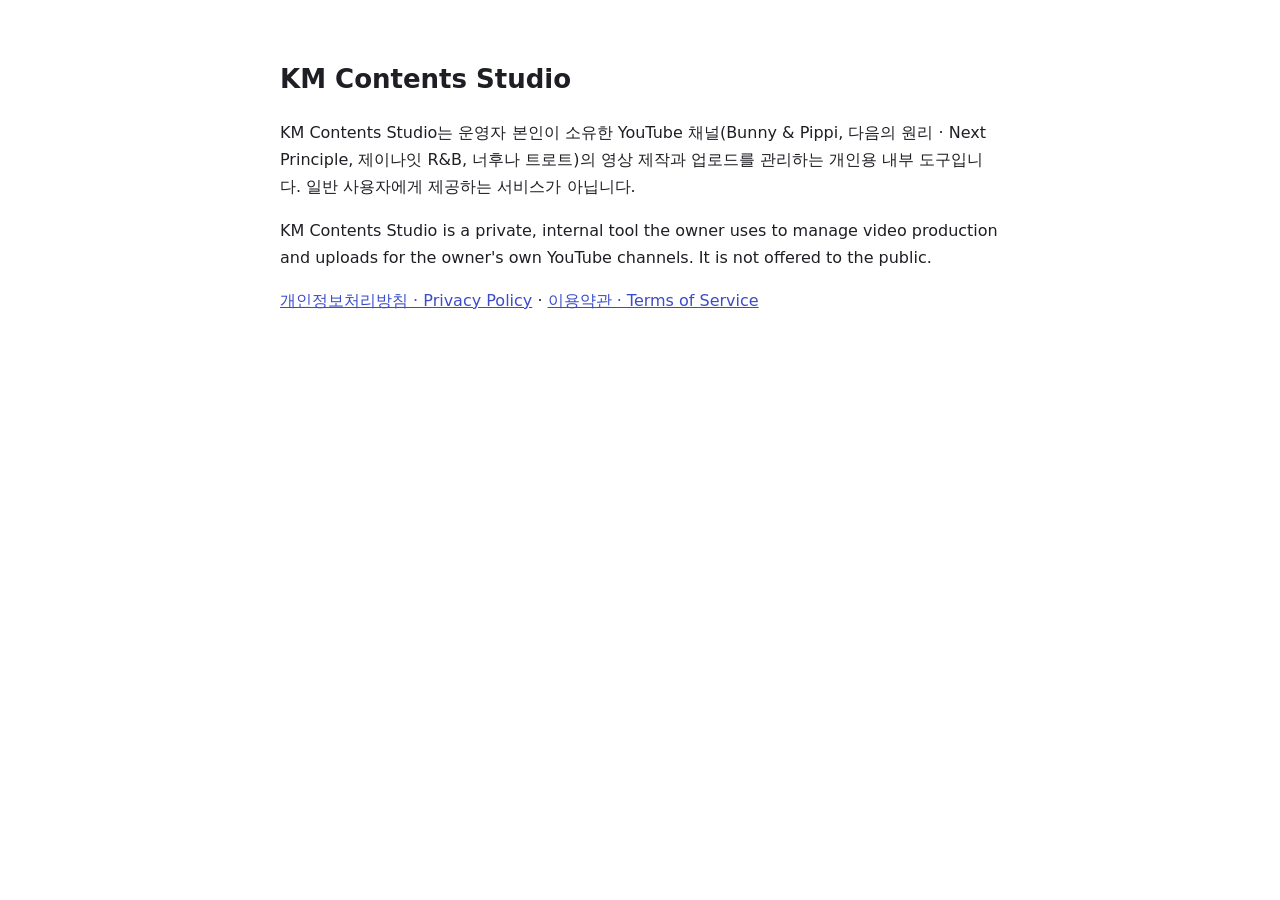
<file: index.html>
<!doctype html><html lang="ko"><head><meta charset="utf-8"><meta name="viewport" content="width=device-width,initial-scale=1"><title>KM Contents Studio</title><link rel="stylesheet" href="style.css"></head><body><main>
<h1>KM Contents Studio</h1>
<p>KM Contents Studio는 운영자 본인이 소유한 YouTube 채널(Bunny &amp; Pippi, 다음의 원리 · Next Principle, 제이나잇 R&amp;B, 너후나 트로트)의 영상 제작과 업로드를 관리하는 개인용 내부 도구입니다. 일반 사용자에게 제공하는 서비스가 아닙니다.</p>
<p>KM Contents Studio is a private, internal tool the owner uses to manage video production and uploads for the owner's own YouTube channels. It is not offered to the public.</p>
<p><a href="privacy.html">개인정보처리방침 · Privacy Policy</a> · <a href="terms.html">이용약관 · Terms of Service</a></p>
</main></body></html>
</file>
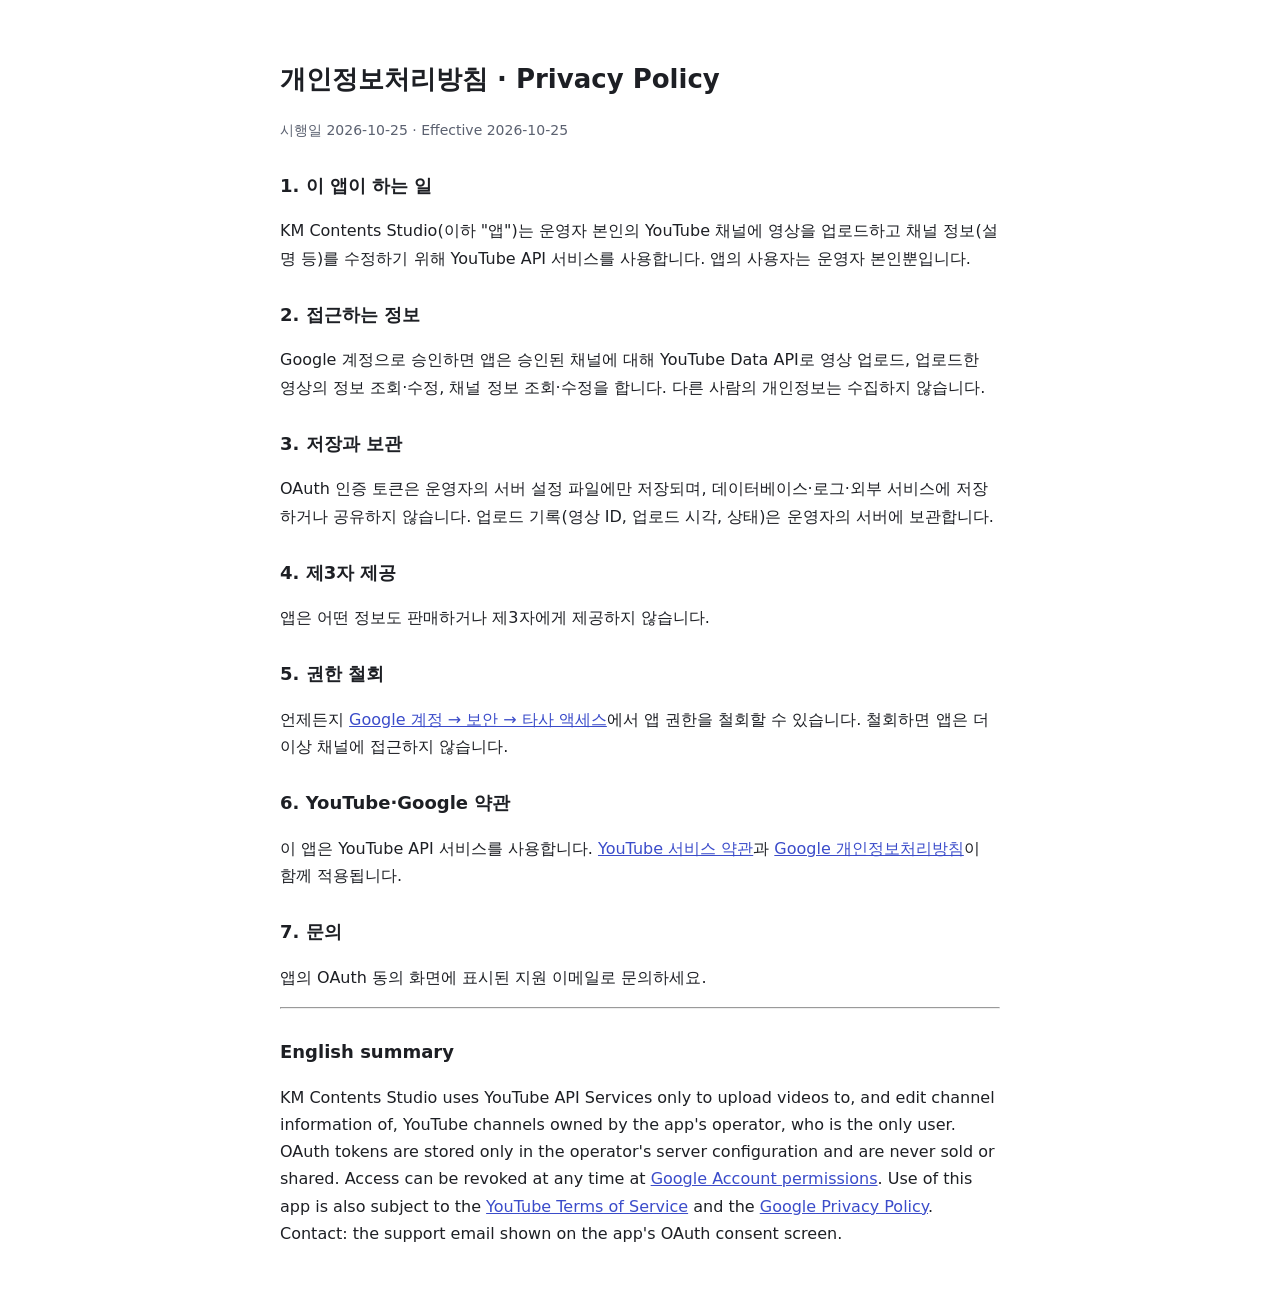
<file: privacy.html>
<!doctype html><html lang="ko"><head><meta charset="utf-8"><meta name="viewport" content="width=device-width,initial-scale=1"><title>Privacy Policy</title><link rel="stylesheet" href="style.css"></head><body><main>
<h1>개인정보처리방침 · Privacy Policy</h1><p class="m">시행일 2026-10-25 · Effective 2026-10-25</p>
<h2>1. 이 앱이 하는 일</h2>
<p>KM Contents Studio(이하 "앱")는 운영자 본인의 YouTube 채널에 영상을 업로드하고 채널 정보(설명 등)를 수정하기 위해 YouTube API 서비스를 사용합니다. 앱의 사용자는 운영자 본인뿐입니다.</p>
<h2>2. 접근하는 정보</h2>
<p>Google 계정으로 승인하면 앱은 승인된 채널에 대해 YouTube Data API로 영상 업로드, 업로드한 영상의 정보 조회·수정, 채널 정보 조회·수정을 합니다. 다른 사람의 개인정보는 수집하지 않습니다.</p>
<h2>3. 저장과 보관</h2>
<p>OAuth 인증 토큰은 운영자의 서버 설정 파일에만 저장되며, 데이터베이스·로그·외부 서비스에 저장하거나 공유하지 않습니다. 업로드 기록(영상 ID, 업로드 시각, 상태)은 운영자의 서버에 보관합니다.</p>
<h2>4. 제3자 제공</h2>
<p>앱은 어떤 정보도 판매하거나 제3자에게 제공하지 않습니다.</p>
<h2>5. 권한 철회</h2>
<p>언제든지 <a href="https://myaccount.google.com/permissions">Google 계정 → 보안 → 타사 액세스</a>에서 앱 권한을 철회할 수 있습니다. 철회하면 앱은 더 이상 채널에 접근하지 않습니다.</p>
<h2>6. YouTube·Google 약관</h2>
<p>이 앱은 YouTube API 서비스를 사용합니다. <a href="https://www.youtube.com/t/terms">YouTube 서비스 약관</a>과 <a href="https://policies.google.com/privacy">Google 개인정보처리방침</a>이 함께 적용됩니다.</p>
<h2>7. 문의</h2>
<p>앱의 OAuth 동의 화면에 표시된 지원 이메일로 문의하세요.</p>
<hr>
<h2>English summary</h2>
<p>KM Contents Studio uses YouTube API Services only to upload videos to, and edit channel information of, YouTube channels owned by the app's operator, who is the only user. OAuth tokens are stored only in the operator's server configuration and are never sold or shared. Access can be revoked at any time at <a href="https://myaccount.google.com/permissions">Google Account permissions</a>. Use of this app is also subject to the <a href="https://www.youtube.com/t/terms">YouTube Terms of Service</a> and the <a href="https://policies.google.com/privacy">Google Privacy Policy</a>. Contact: the support email shown on the app's OAuth consent screen.</p>
</main></body></html>
</file>
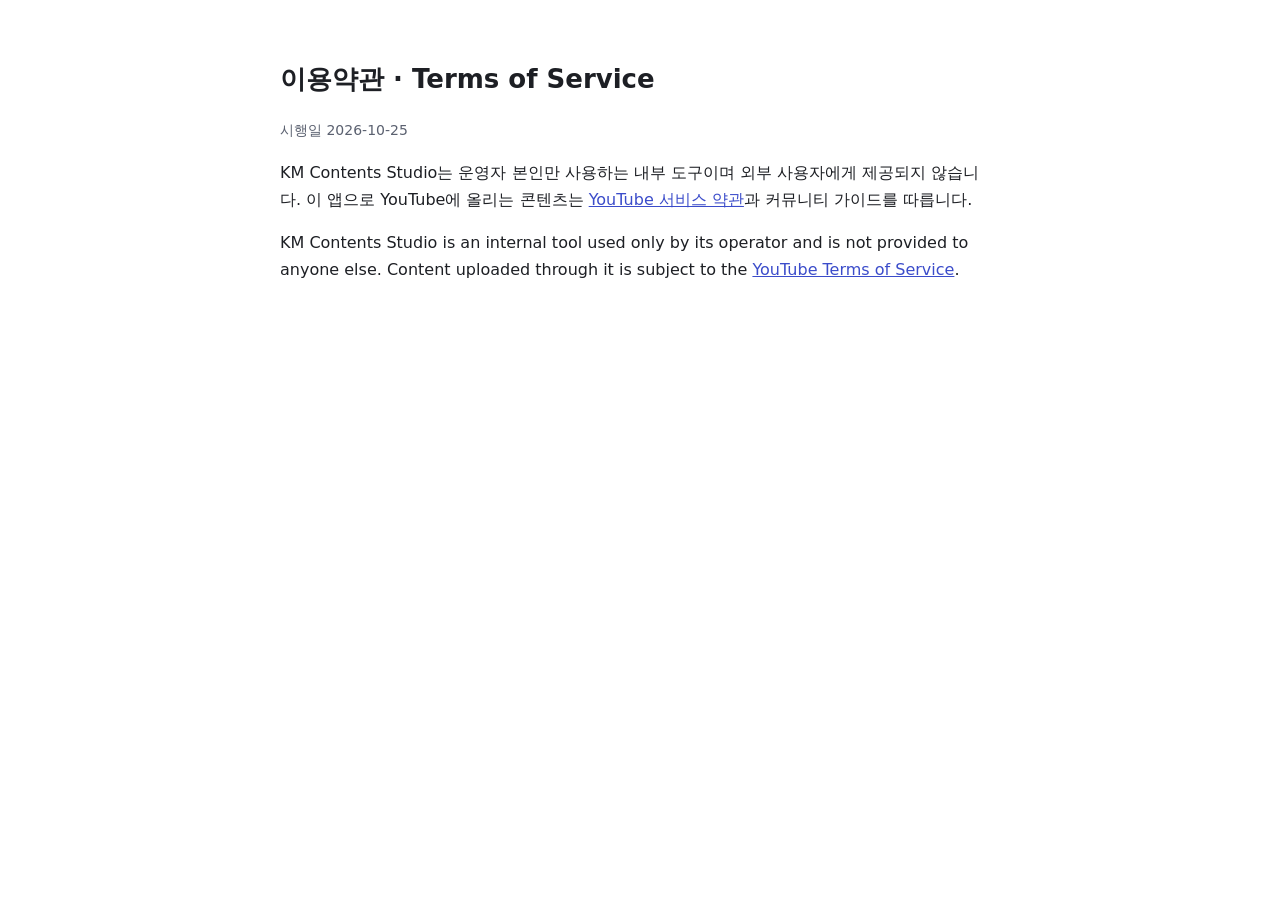
<file: terms.html>
<!doctype html><html lang="ko"><head><meta charset="utf-8"><meta name="viewport" content="width=device-width,initial-scale=1"><title>Terms of Service</title><link rel="stylesheet" href="style.css"></head><body><main>
<h1>이용약관 · Terms of Service</h1><p class="m">시행일 2026-10-25</p>
<p>KM Contents Studio는 운영자 본인만 사용하는 내부 도구이며 외부 사용자에게 제공되지 않습니다. 이 앱으로 YouTube에 올리는 콘텐츠는 <a href="https://www.youtube.com/t/terms">YouTube 서비스 약관</a>과 커뮤니티 가이드를 따릅니다.</p>
<p>KM Contents Studio is an internal tool used only by its operator and is not provided to anyone else. Content uploaded through it is subject to the <a href="https://www.youtube.com/t/terms">YouTube Terms of Service</a>.</p>
</main></body></html>
</file>
<file: style.css>
:root{--bg:#fff;--fg:#1d1f24;--mut:#5b6170;--acc:#3b4cca}
@media (prefers-color-scheme:dark){:root{--bg:#121318;--fg:#e8e9ee;--mut:#a0a5b3;--acc:#9aa6ff}}
body{margin:0;background:var(--bg);color:var(--fg);font:16px/1.7 system-ui,"Malgun Gothic",sans-serif}
main{max-width:720px;margin:0 auto;padding:40px 16px}h1{font-size:26px}h2{font-size:18px;margin-top:28px}a{color:var(--acc)}.m{color:var(--mut);font-size:14px}
</file>
